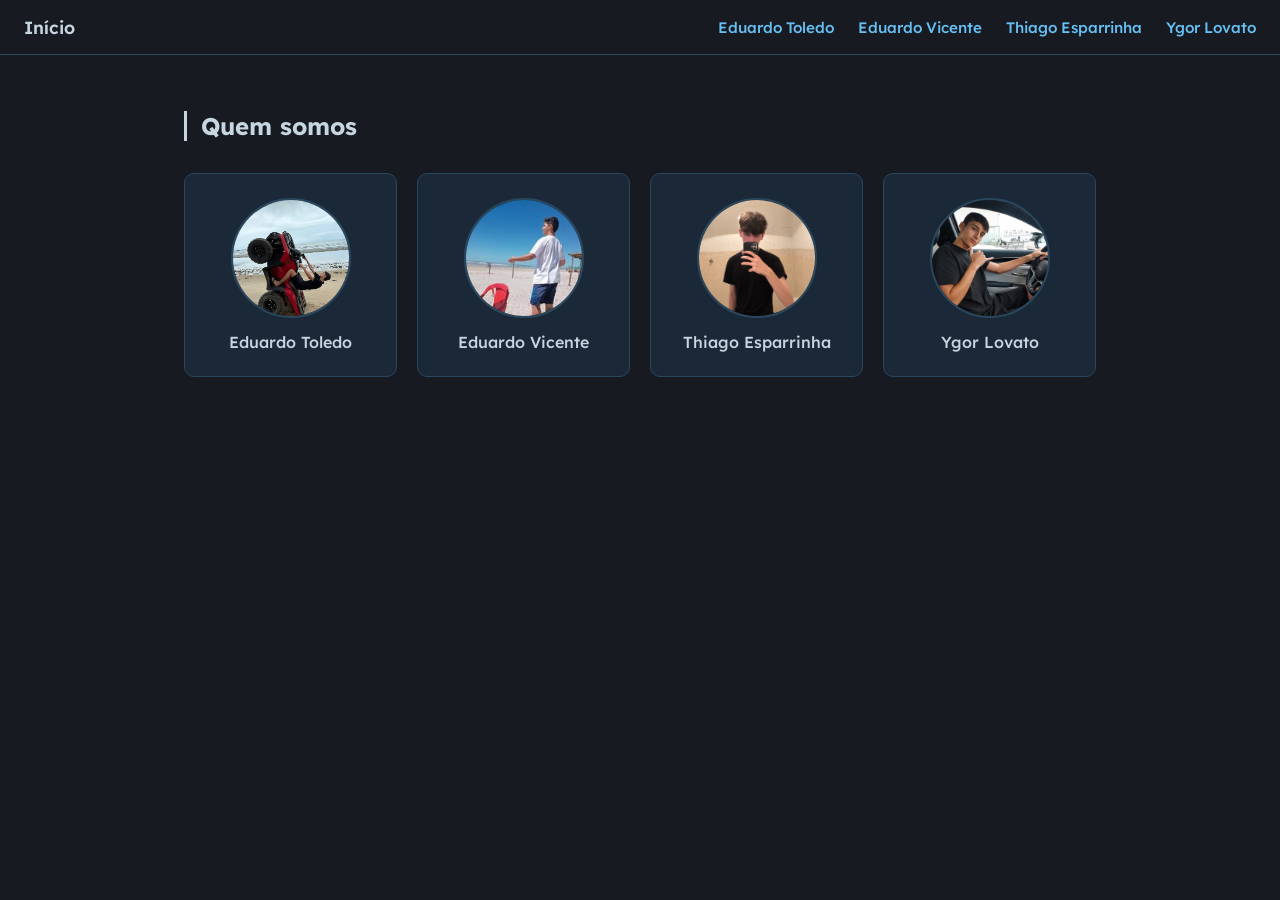
<file: index.html>
<!DOCTYPE html>
<html lang="pt-br">
<head>
    <meta charset="UTF-8">
    <meta name="viewport" content="width=device-width, initial-scale=1.0">
    <title>Início</title>

    <link rel="stylesheet" href="style/variables.css">
    <link rel="stylesheet" href="style/text.css">
    <link rel="stylesheet" href="style/style.css">
</head>
<body>
    <header class="cabecalho">
        <span class="nome-principal">Início</span>
        <nav class="menu-navegacao">
            <a href="eduardoT.html">Eduardo Toledo</a>
            <a href="eduardoV.html">Eduardo Vicente</a>
            <a href="thiago.html">Thiago Esparrinha</a>
            <a href="ygor.html">Ygor Lovato</a>
        </nav>
    </header>

    <main>
        <section class="secao" id="pessoas">
            <h1 class="titulo-secao">Quem somos</h1>

            <div class="grade-pessoas">
                <a class="cartao-pessoa" href="eduardoT.html">
                    <img class="foto-pessoa" src="assets/imgs/Eu.jpg" alt="Foto de Eduardo Toledo">
                    <span class="nome-pessoa">Eduardo Toledo</span>
                </a>

                <a class="cartao-pessoa" href="eduardoV.html">
                    <img class="foto-pessoa" src="assets/imgs/eduardoV/foto.jpg" alt="Foto de Eduardo Vicente">
                    <span class="nome-pessoa">Eduardo Vicente</span>
                </a>

                <a class="cartao-pessoa" href="thiago.html">
                    <img class="foto-pessoa" src="assets/imgs/thiago/279348a3-be25-4a3b-9f90-561f4842aa36.jpg" alt="Foto de Thiago Esparrinha">
                    <span class="nome-pessoa">Thiago Esparrinha</span>
                </a>

                <a class="cartao-pessoa" href="ygor.html">
                    <img class="foto-pessoa" src="assets/imgs/ygor/fotoYgorLindo.jpg" alt="Foto de Ygor Lovato">
                    <span class="nome-pessoa">Ygor Lovato</span>
                </a>
            </div>
        </section>
    </main>
</body>
</html>
</file>
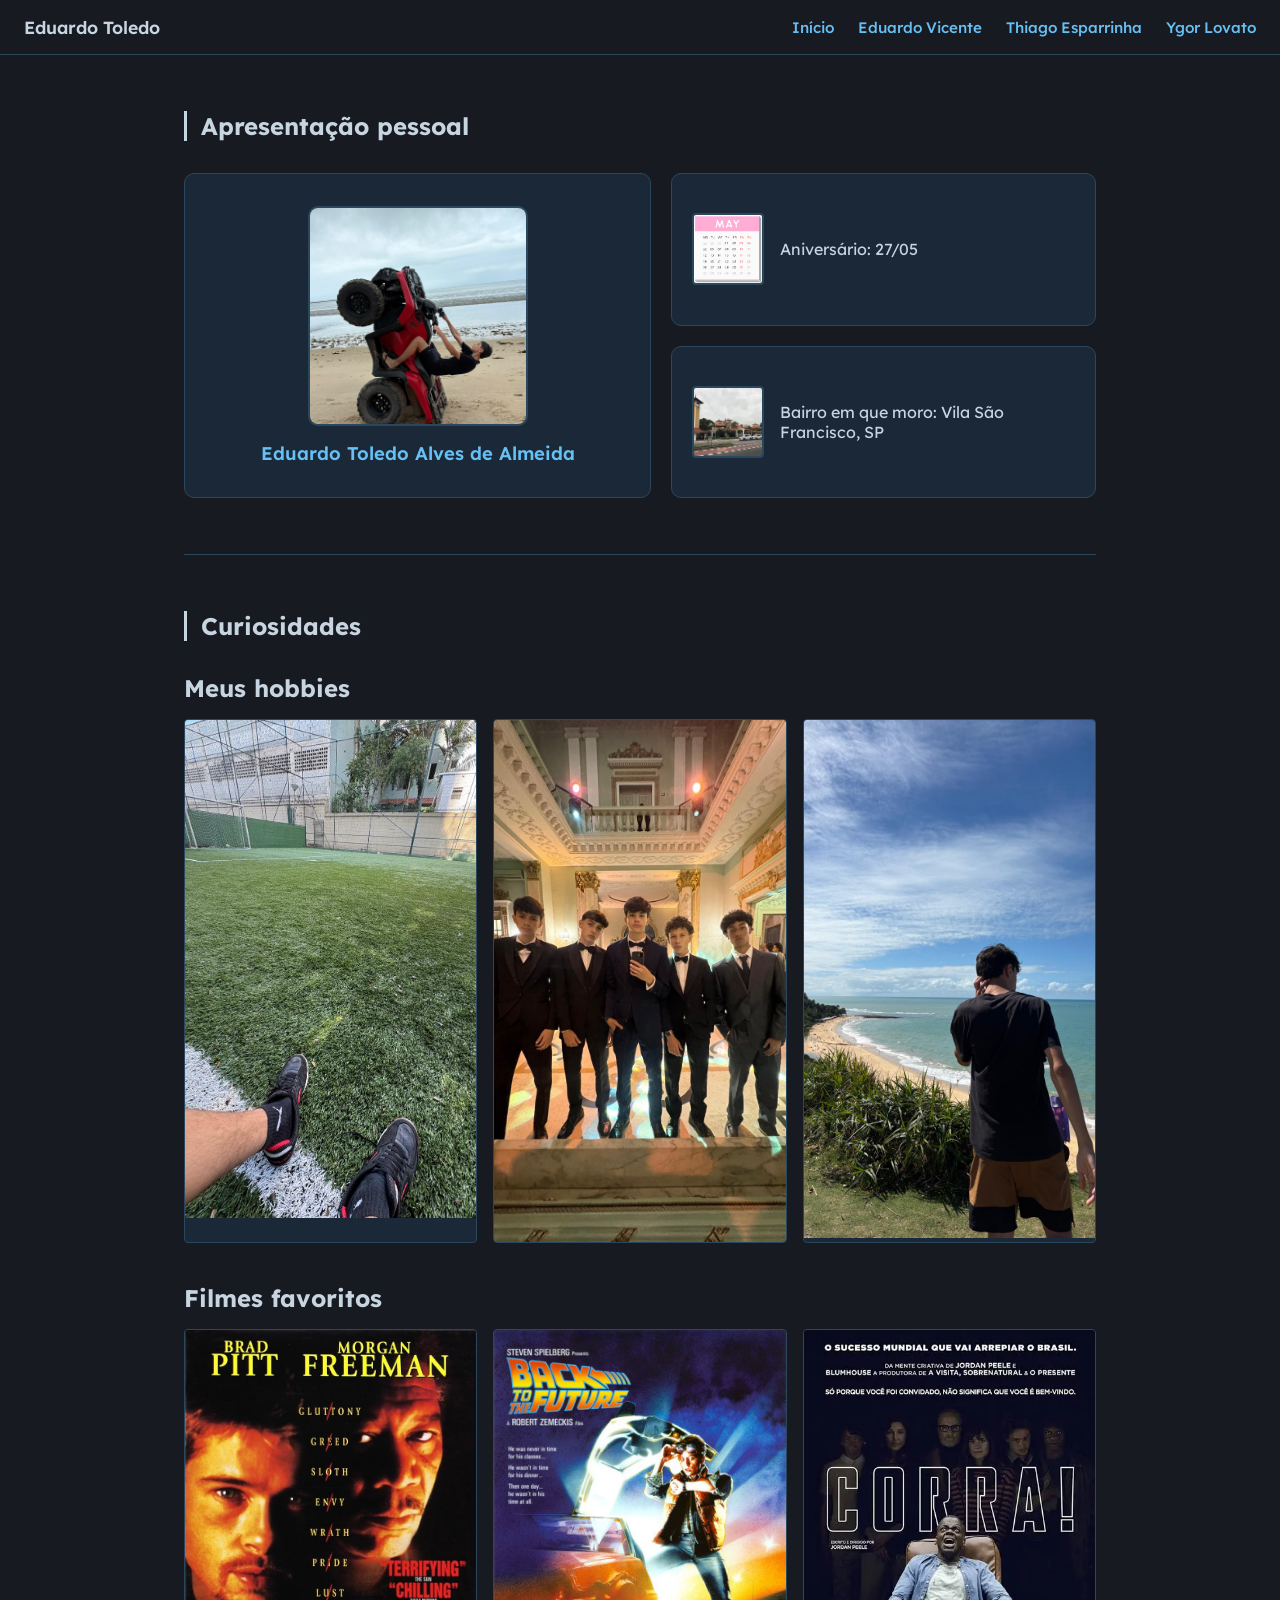
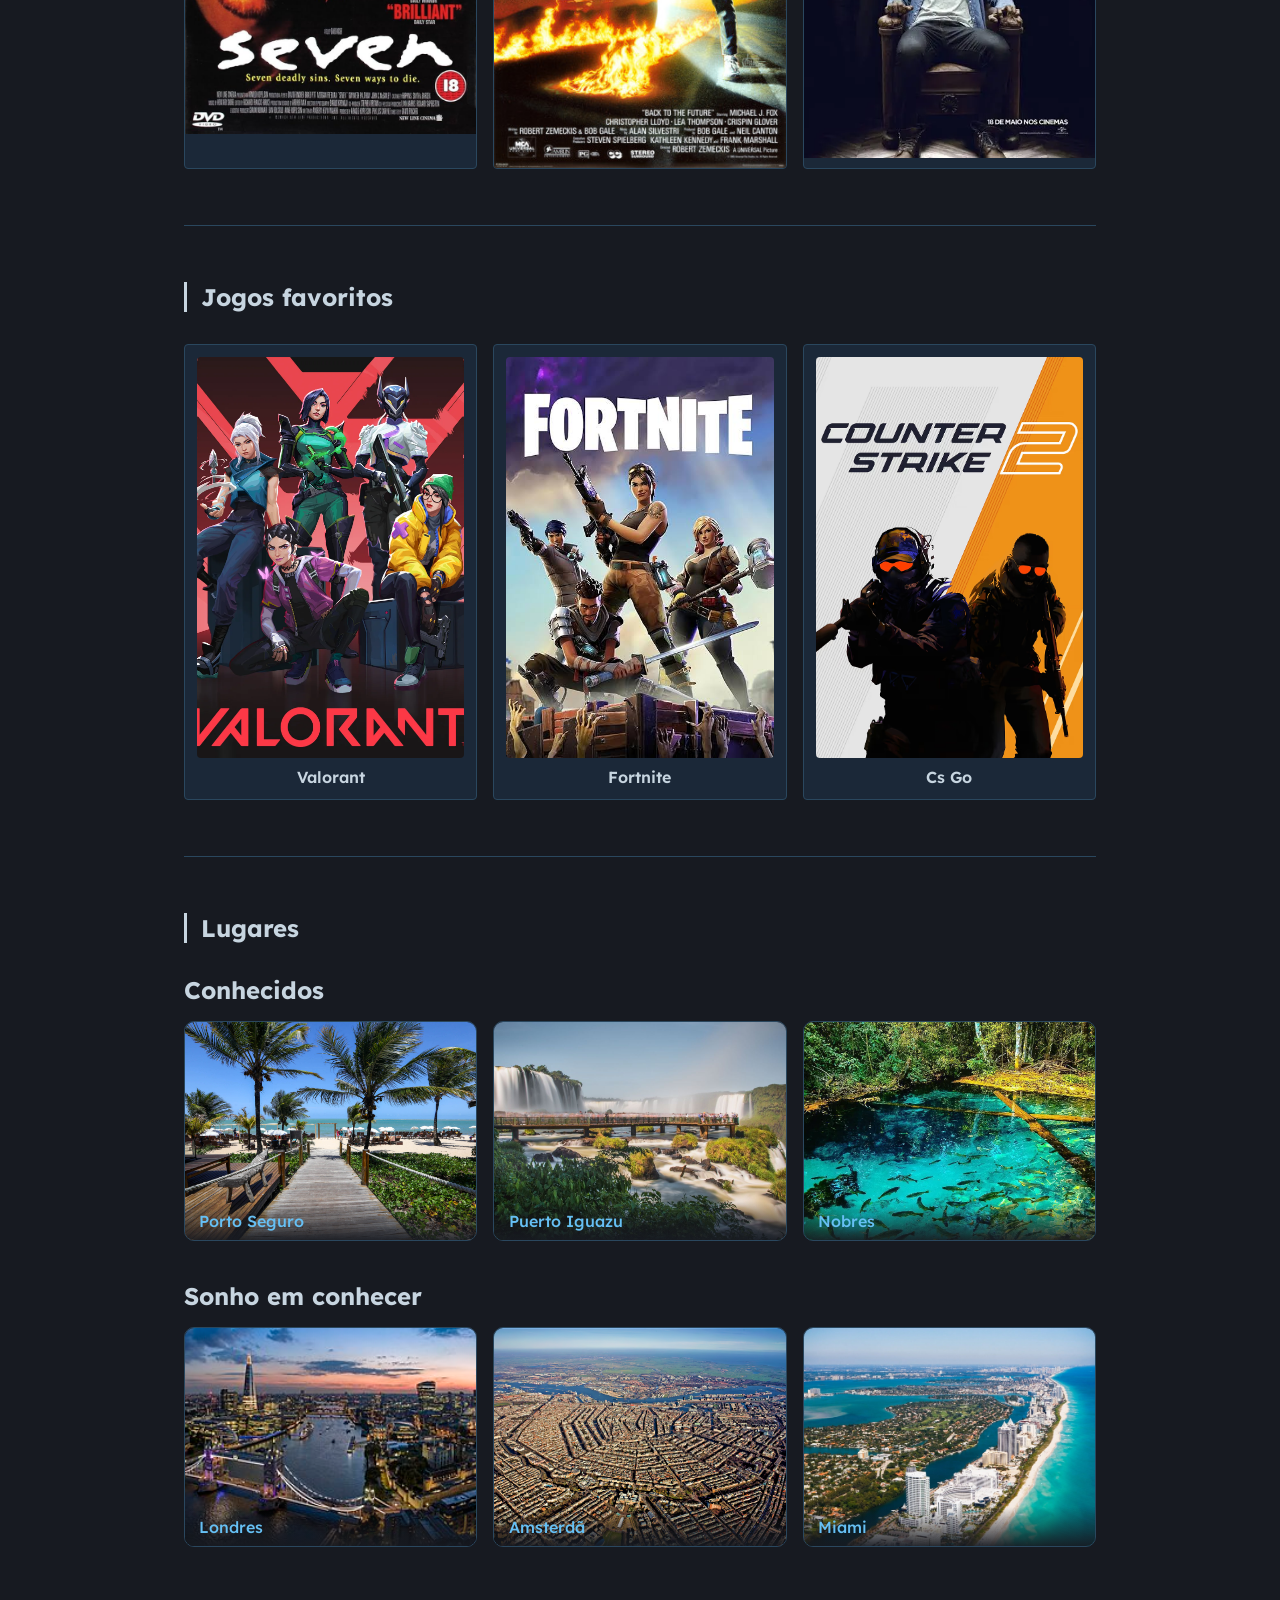
<file: eduardoT.html>
<!DOCTYPE html>
<html lang="pt-br">
<head>
    <meta charset="UTF-8">
    <meta name="viewport" content="width=device-width, initial-scale=1.0">
    <title>Eduardo Toledo</title>

    <link rel="stylesheet" href="style/variables.css">
    <link rel="stylesheet" href="style/text.css">
    <link rel="stylesheet" href="style/style.css">
</head>
<body>
    <header class="cabecalho">
        <span class="nome-principal">Eduardo Toledo</span>
        <nav class="menu-navegacao">
            <a href="index.html">Início</a>
            <a href="eduardoV.html">Eduardo Vicente</a>
            <a href="thiago.html">Thiago Esparrinha</a>
            <a href="ygor.html">Ygor Lovato</a>
        </nav>
    </header>

    <main>
        <section class="secao" id="apresentacao">
            <h1 class="titulo-secao">Apresentação pessoal</h1>

            <div class="grade-apresentacao">
                <article class="cartao cartao-destaque">
                    <img class="imagem-cartao" src="assets/imgs/Eu.jpg" alt="Foto de Eduardo Vicente Bisneto">
                    <span class="texto-cartao">Eduardo Toledo Alves de Almeida</span>
                </article>

                <article class="cartao">
                    <img class="imagem-cartao" src="assets/imgs/image.png" alt="Calendário de maio">
                    <span class="texto-cartao">Aniversário: 27/05</span>
                </article>

                <article class="cartao">
                    <img class="imagem-cartao" src="assets/imgs/colina-de-sao-francisco.jpg" alt="Vila São Francisco, SP">
                    <span class="texto-cartao">Bairro em que moro: Vila São Francisco, SP</span>
                </article>
            </div>
        </section>

        <section class="secao" id="curiosidades">
            <h1 class="titulo-secao">Curiosidades</h1>

            <div class="subsecao">
                <h2 class="titulo-subsecao">Meus hobbies</h2>

                <div class="grade-imagens grade-hobbies">
                    <figure class="moldura-imagem">
                        <img src="assets/imgs/futebol.jpg" alt="Futebol">
                    </figure>

                    <figure class="moldura-imagem">
                        <img src="assets/imgs/amigos.jpg" alt="Amigos">
                    </figure>

                    <figure class="moldura-imagem">
                        <img src="assets/imgs/viagem.jpg" alt="Viajar">
                    </figure>
                </div>
            </div>

            <div class="subsecao">
                <h2 class="titulo-subsecao">Filmes favoritos</h2>

                <div class="grade-imagens grade-filmes">
                    <figure class="moldura-imagem">
                        <img src="assets/imgs/seven.jpg" alt="Seven">
                    </figure>

                    <figure class="moldura-imagem">
                        <img src="assets/imgs/DeVoltaParaoFuturo.jpg" alt="De volta para o futuro">
                    </figure>

                    <figure class="moldura-imagem">
                        <img src="assets/imgs/corra.webp" alt="Corra">
                    </figure>
                </div>
            </div>
        </section>

        <section class="secao" id="jogos">
            <h1 class="titulo-secao">Jogos favoritos</h1>

            <ul class="grade-jogos">
                <li class="cartao-jogo">
                    <img class="imagem-jogo" src="assets/imgs/valorant.webp" alt="Valorant">
                    <b class="nome-jogo">Valorant</b>
                </li>

                <li class="cartao-jogo">
                    <img class="imagem-jogo" src="assets/imgs/fortnite.jpg" alt="Fortnite">
                    <b class="nome-jogo">Fortnite</b>
                </li>

                <li class="cartao-jogo">
                    <img class="imagem-jogo" src="assets/imgs/csGo.avif" alt="Cs Go">
                    <b class="nome-jogo">Cs Go</b>
                </li>
            </ul>
        </section>

        <section class="secao" id="lugares">
            <h1 class="titulo-secao">Lugares</h1>

            <div class="subsecao">
                <h2 class="titulo-subsecao">Conhecidos</h2>
                <ul class="grade-lugares">
                    <li class="cartao-lugar">
                        <img class="imagem-lugar" src="assets/imgs/porto-seguro.jpg" alt="porto seguro">
                        <a class="nome-lugar" href="https://pt.wikipedia.org/wiki/Porto_Seguro" target="_blank" rel="noopener">Porto Seguro</a>
                    </li>

                    <li class="cartao-lugar">
                        <img class="imagem-lugar" src="assets/imgs/puerto Iguazu.jpg" alt="Puerto Iguazu">
                        <a class="nome-lugar" href="https://pt.wikipedia.org/wiki/Porto_Igua%C3%A7u" target="_blank" rel="noopener">Puerto Iguazu</a>
                    </li>

                    <li class="cartao-lugar">
                        <img class="imagem-lugar" src="assets/imgs/nobres.webp" alt="Nobres">
                        <a class="nome-lugar" href="https://pt.wikipedia.org/wiki/Nobres_(Mato_Grosso)" target="_blank" rel="noopener">Nobres</a>
                    </li>
                </ul>
            </div>

            <div class="subsecao">
                <h2 class="titulo-subsecao">Sonho em conhecer</h2>

                <ul class="grade-lugares">
                    <li class="cartao-lugar">
                        <img class="imagem-lugar" src="assets/imgs/londres.jpeg" alt="Londres">
                        <a class="nome-lugar" href="https://pt.wikipedia.org/wiki/Londres" target="_blank" rel="noopener">Londres</a>
                    </li>

                    <li class="cartao-lugar">
                        <img class="imagem-lugar" src="assets/imgs/amsterdã.png" alt="Amsterdã">
                        <a class="nome-lugar" href="https://pt.wikipedia.org/wiki/Amesterd%C3%A3o" target="_blank" rel="noopener">Amsterdã</a>
                    </li>

                    <li class="cartao-lugar">
                        <img class="imagem-lugar" src="assets/imgs/miami.jpg" alt="Miami">
                        <a class="nome-lugar" href="https://pt.wikipedia.org/wiki/Miami" target="_blank" rel="noopener">Miami</a>
                    </li>
                </ul>
            </div>
        </section>
    </main>
</body>
</html>
</file>
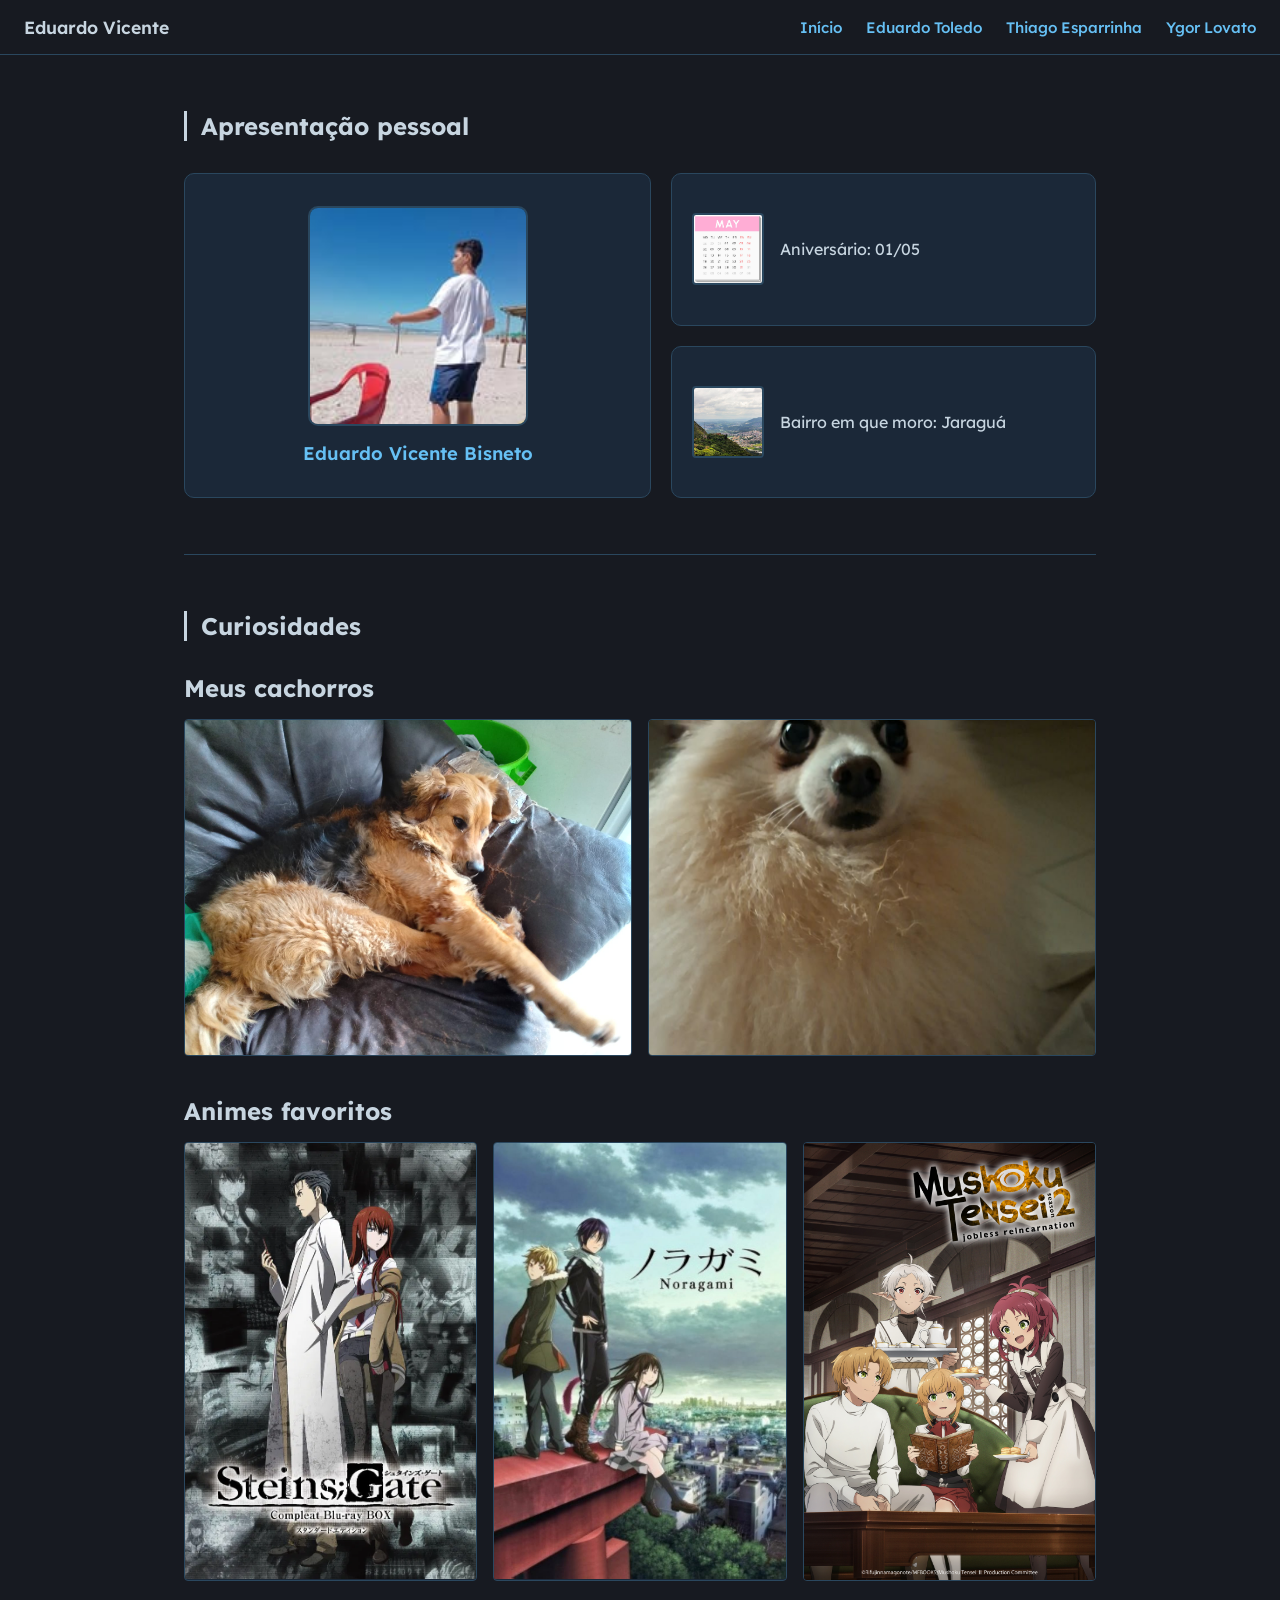
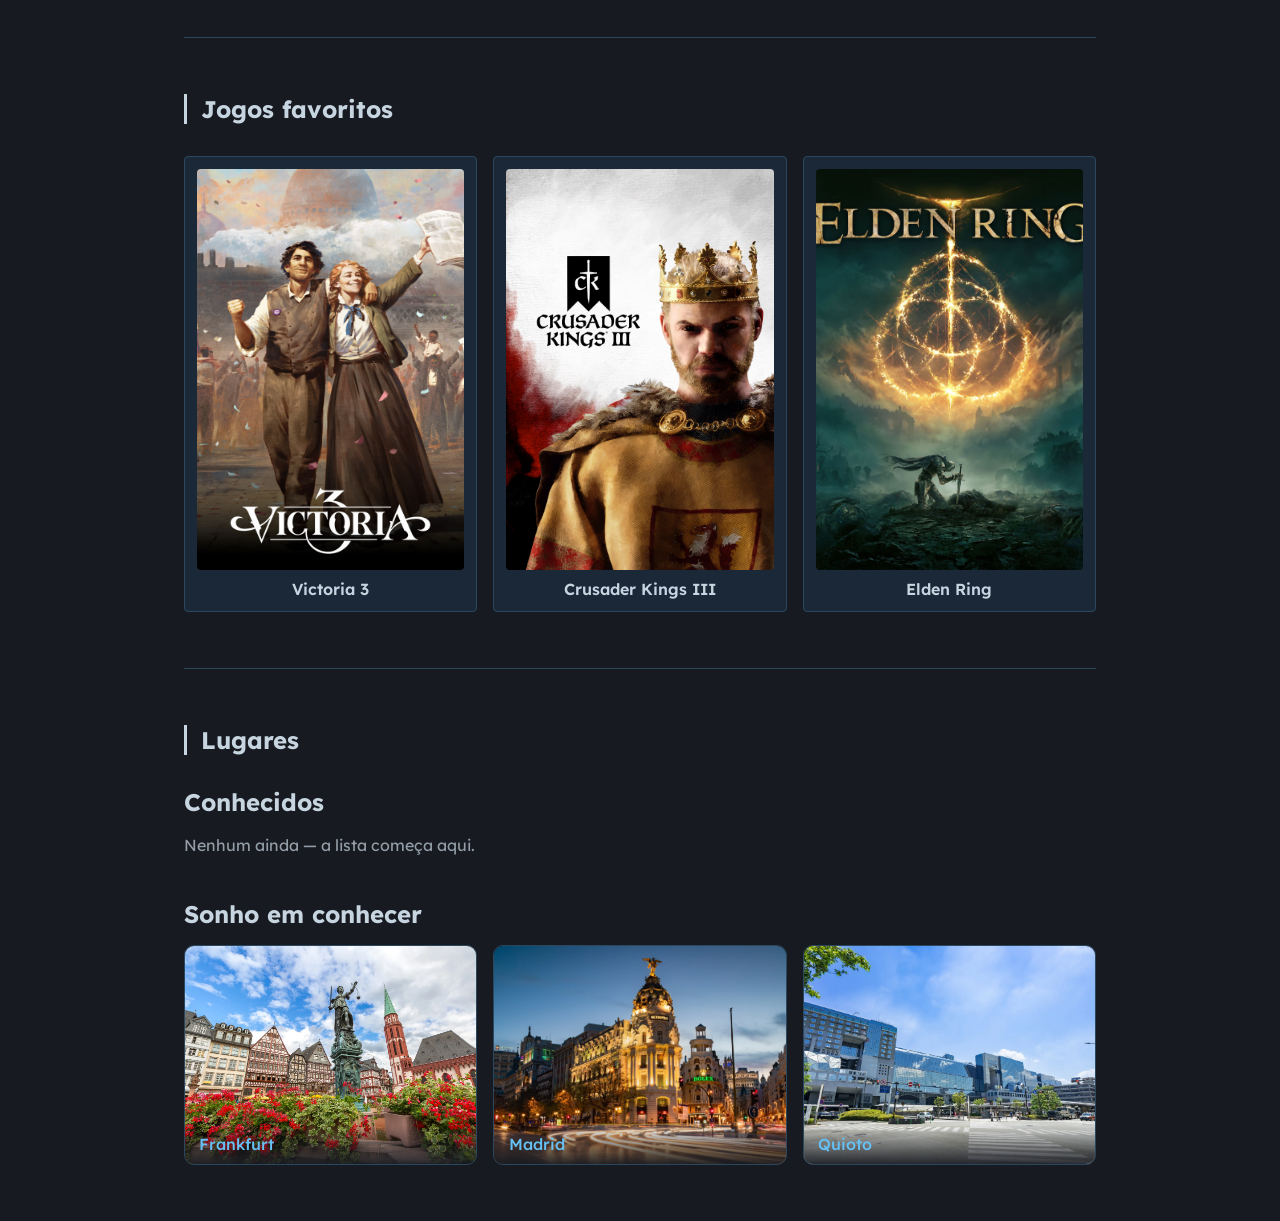
<file: eduardoV.html>
<!DOCTYPE html>
<html lang="pt-br">
<head>
    <meta charset="UTF-8">
    <meta name="viewport" content="width=device-width, initial-scale=1.0">
    <title>Eduardo Vicente</title>

    <link rel="stylesheet" href="style/variables.css">
    <link rel="stylesheet" href="style/text.css">
    <link rel="stylesheet" href="style/style.css">
</head>
<body>
    <header class="cabecalho">
        <span class="nome-principal">Eduardo Vicente</span>
        <nav class="menu-navegacao">
            <a href="index.html">Início</a>
            <a href="eduardoT.html">Eduardo Toledo</a>
            <a href="thiago.html">Thiago Esparrinha</a>
            <a href="ygor.html">Ygor Lovato</a>
        </nav>
    </header>

    <main>
        <section class="secao" id="apresentacao">
            <h1 class="titulo-secao">Apresentação pessoal</h1>

            <div class="grade-apresentacao">
                <article class="cartao cartao-destaque">
                    <img class="imagem-cartao" src="assets/imgs/eduardoV/foto.jpg" alt="Foto de Eduardo Vicente Bisneto">
                    <span class="texto-cartao">Eduardo Vicente Bisneto</span>
                </article>

                <article class="cartao">
                    <img class="imagem-cartao" src="assets/imgs/eduardoV/calendario.png" alt="">
                    <span class="texto-cartao">Aniversário: 01/05</span>
                </article>

                <article class="cartao">
                    <img class="imagem-cartao" src="assets/imgs/eduardoV/lugares/pico_jaragua.jpg" alt="Pico do Jaraguá">
                    <span class="texto-cartao">Bairro em que moro: Jaraguá</span>
                </article>
            </div>
        </section>

        <section class="secao" id="curiosidades">
            <h1 class="titulo-secao">Curiosidades</h1>

            <div class="subsecao">
                <h2 class="titulo-subsecao">Meus cachorros</h2>

                <div class="grade-imagens grade-animais">
                    <figure class="moldura-imagem">
                        <img src="assets/imgs/eduardoV/frango.jpeg" alt="Cachorro Frango">
                    </figure>

                    <figure class="moldura-imagem">
                        <img src="assets/imgs/eduardoV/allay.jpeg" alt="Cachorro Allay">
                    </figure>
                </div>
            </div>

            <div class="subsecao">
                <h2 class="titulo-subsecao">Animes favoritos</h2>

                <div class="grade-imagens grade-animes">
                    <figure class="moldura-imagem">
                        <img src="assets/imgs/eduardoV/animes/steinsgate.jpg" alt="Steins;Gate">
                    </figure>

                    <figure class="moldura-imagem">
                        <img src="assets/imgs/eduardoV/animes/noragami.jpg" alt="Noragami">
                    </figure>

                    <figure class="moldura-imagem">
                        <img src="assets/imgs/eduardoV/animes/mushokutensei.jpg" alt="Mushoku Tensei">
                    </figure>
                </div>
            </div>
        </section>

        <section class="secao" id="jogos">
            <h1 class="titulo-secao">Jogos favoritos</h1>

            <ul class="grade-jogos">
                <li class="cartao-jogo">
                    <img class="imagem-jogo" src="assets/imgs/eduardoV/jogos/victoria_3.jpg" alt="Victoria 3">
                    <b class="nome-jogo">Victoria 3</b>
                </li>

                <li class="cartao-jogo">
                    <img class="imagem-jogo" src="assets/imgs/eduardoV/jogos/crusader_kings_3.jpg" alt="Crusader Kings III">
                    <b class="nome-jogo">Crusader Kings III</b>
                </li>

                <li class="cartao-jogo">
                    <img class="imagem-jogo" src="assets/imgs/eduardoV/jogos/elden_ring.jpg" alt="Elden Ring">
                    <b class="nome-jogo">Elden Ring</b>
                </li>
            </ul>
        </section>

        <section class="secao" id="lugares">
            <h1 class="titulo-secao">Lugares</h1>

            <div class="subsecao">
                <h2 class="titulo-subsecao">Conhecidos</h2>
                <p class="mensagem-vazia">Nenhum ainda — a lista começa aqui.</p>
            </div>

            <div class="subsecao">
                <h2 class="titulo-subsecao">Sonho em conhecer</h2>

                <ul class="grade-lugares">
                    <li class="cartao-lugar">
                        <img class="imagem-lugar" src="assets/imgs/eduardoV/lugares/frankfurt.jpg" alt="Frankfurt">
                        <a class="nome-lugar" href="https://en.wikipedia.org/wiki/Frankfurt" target="_blank" rel="noopener">Frankfurt</a>
                    </li>

                    <li class="cartao-lugar">
                        <img class="imagem-lugar" src="assets/imgs/eduardoV/lugares/madri.jpg" alt="Madrid">
                        <a class="nome-lugar" href="https://en.wikipedia.org/wiki/Madrid" target="_blank" rel="noopener">Madrid</a>
                    </li>

                    <li class="cartao-lugar">
                        <img class="imagem-lugar" src="assets/imgs/eduardoV/lugares/kyoto.jpg" alt="Quioto">
                        <a class="nome-lugar" href="https://en.wikipedia.org/wiki/Kyoto" target="_blank" rel="noopener">Quioto</a>
                    </li>
                </ul>
            </div>
        </section>
    </main>
</body>
</html>
</file>
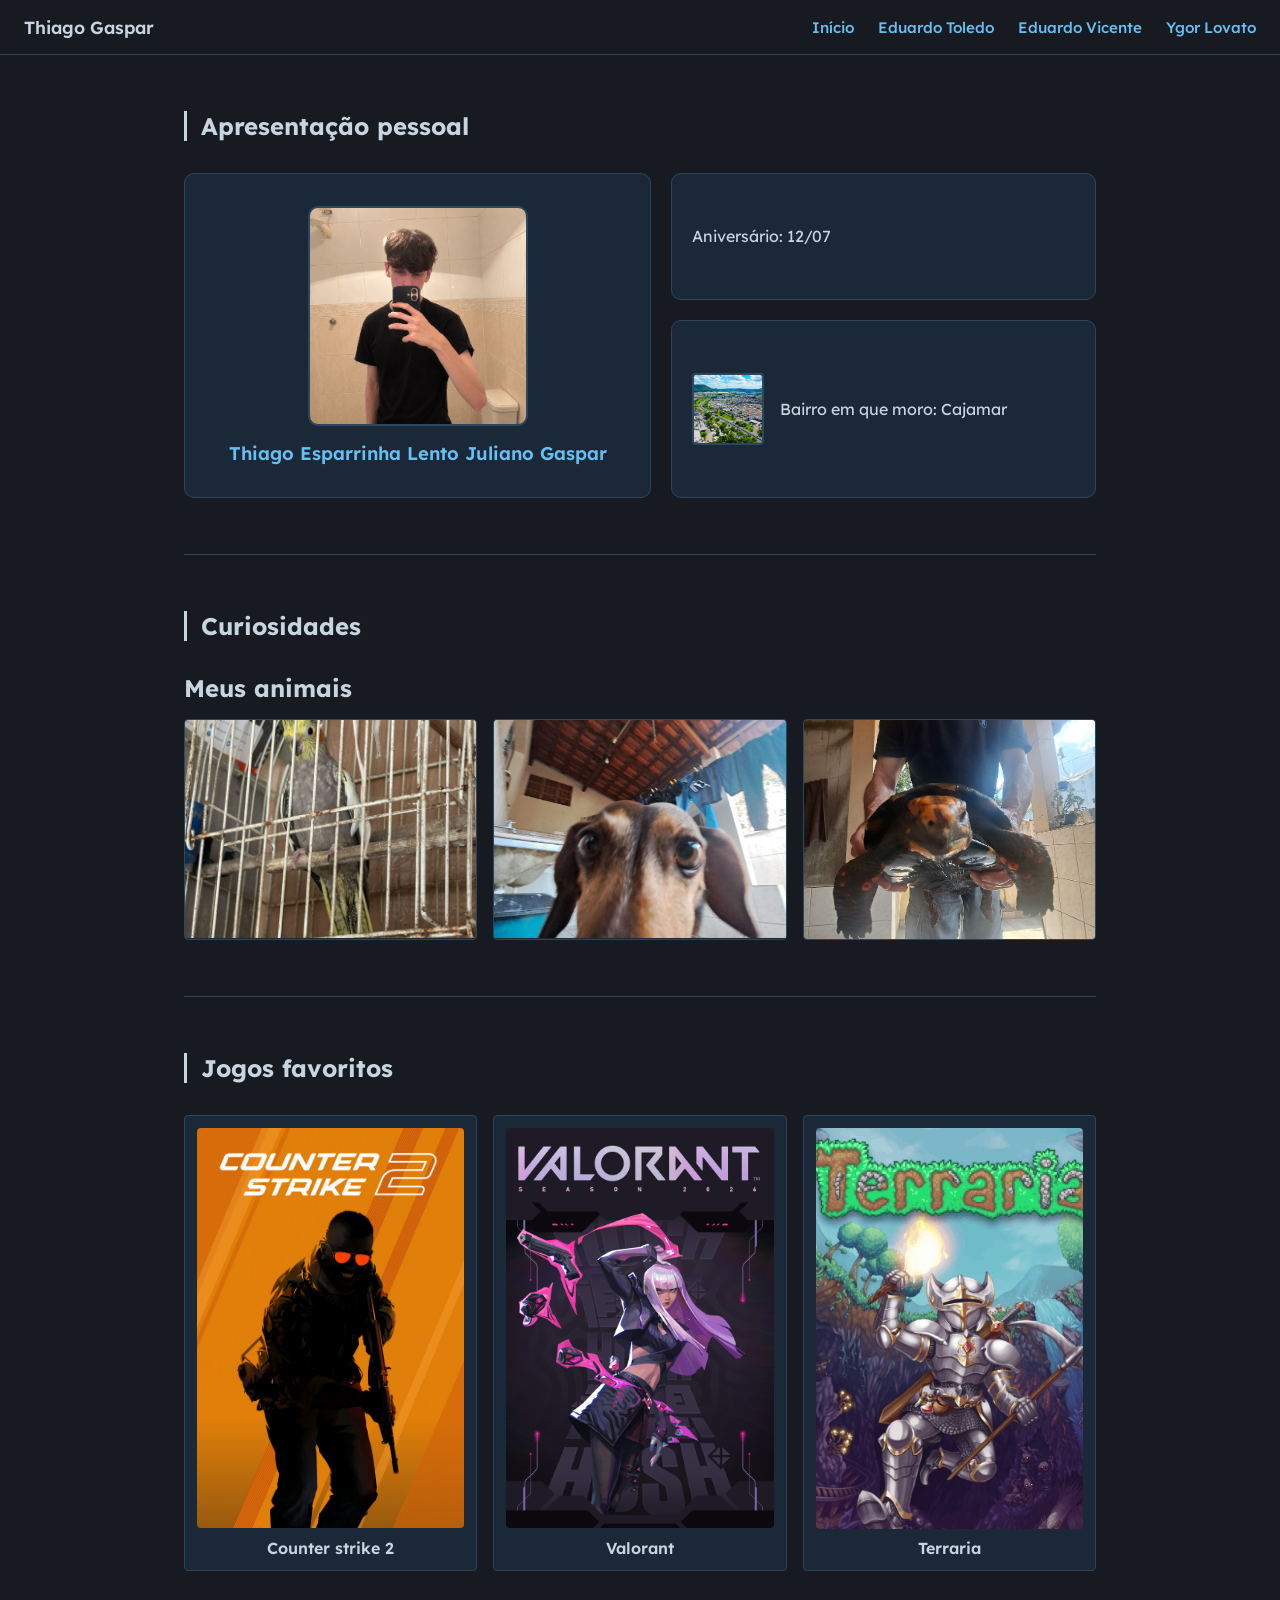
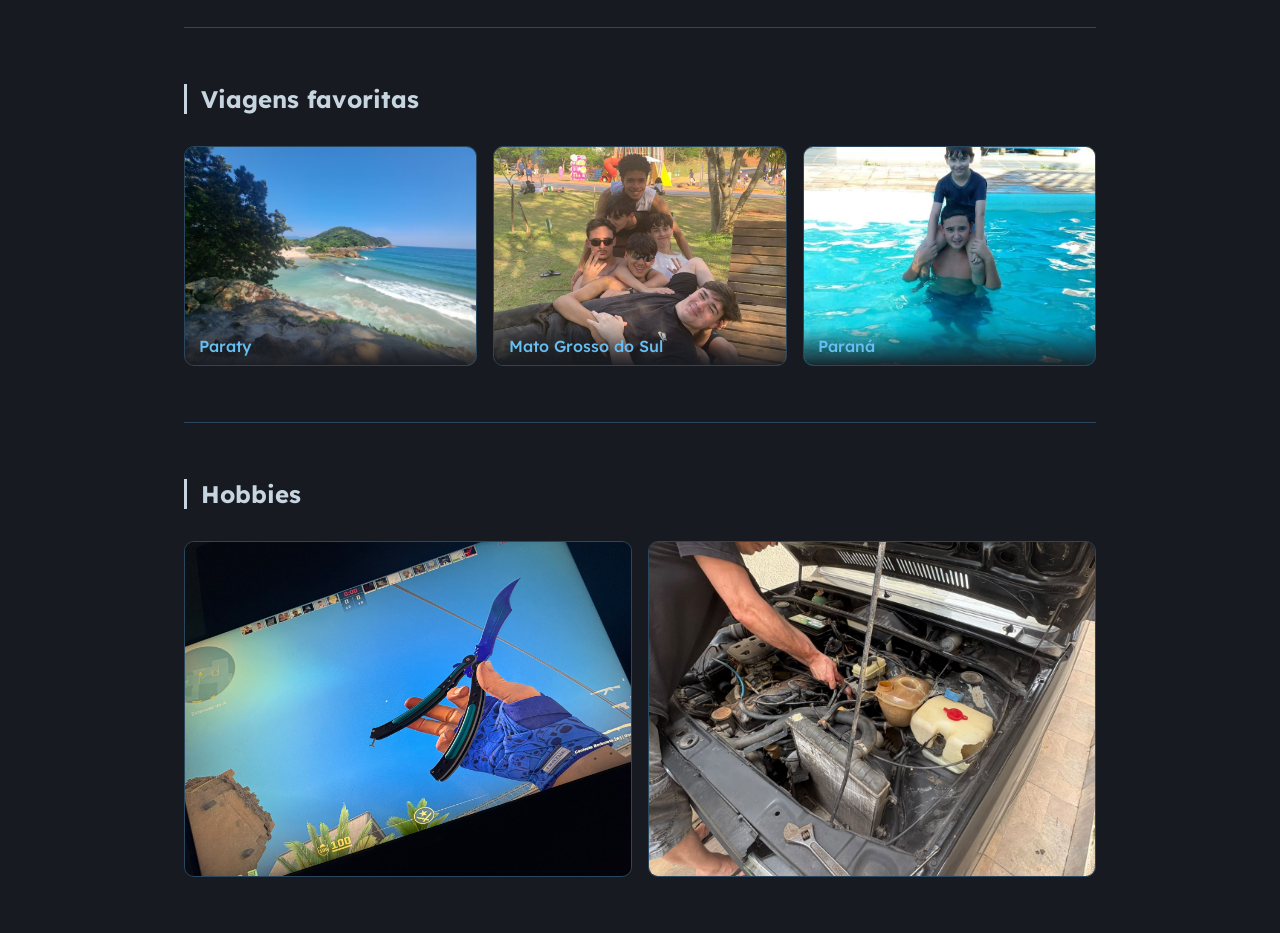
<file: thiago.html>
<!DOCTYPE html>
<html lang="pt-br">
<head>
    <meta charset="UTF-8">
    <meta name="viewport" content="width=device-width, initial-scale=1.0">
    <title>Thiago Gaspar</title>

    <link rel="stylesheet" href="style/variables.css">
    <link rel="stylesheet" href="style/text.css">
    <link rel="stylesheet" href="style/style.css">
</head>
<body>
    <header class="cabecalho">
        <span class="nome-principal">Thiago Gaspar</span>
        <nav class="menu-navegacao">
            <a href="index.html">Início</a>
            <a href="eduardoT.html">Eduardo Toledo</a>
            <a href="eduardoV.html">Eduardo Vicente</a>
            <a href="ygor.html">Ygor Lovato</a>
        </nav>
    </header>

    <main>
        <section class="secao" id="apresentacao">
            <h1 class="titulo-secao">Apresentação pessoal</h1>

            <div class="grade-apresentacao">
                <article class="cartao cartao-destaque">
                    <img class="imagem-cartao" src="assets/imgs/thiago/279348a3-be25-4a3b-9f90-561f4842aa36.jpg" alt="Foto de Thiago Gaspar">
                    <span class="texto-cartao">Thiago Esparrinha Lento Juliano Gaspar</span>
                </article>

                <article class="cartao">
                    <span class="texto-cartao">Aniversário: 12/07</span>
                </article>

                <article class="cartao">
                    <img class="imagem-cartao" src="assets/imgs/thiago/dji_0213-1280x853.jpg" alt="Cajamar">
                    <span class="texto-cartao">Bairro em que moro: Cajamar</span>
                </article>
            </div>
        </section>

        <section class="secao" id="curiosidades">
            <h1 class="titulo-secao">Curiosidades</h1>

            <div class="subsecao">
                <h2 class="titulo-subsecao">Meus animais</h2>

                <div class="grade-imagens grade-animais">
                    <figure class="moldura-imagem">
                        <img src="assets/imgs/thiago/f9573e7b-e52c-4fd7-b150-be327291e890.jpg" alt="Bob">
                    </figure>

                    <figure class="moldura-imagem">
                        <img src="assets/imgs/thiago/b149664e-7735-4eeb-a03c-27a09ed69160.jpg" alt="Nina">
                    </figure>

                    <figure class="moldura-imagem">
                        <img src="assets/imgs/thiago/tata.png" alt="Tata">
                    </figure>
                </div>
            </div>
        </section>

        <section class="secao" id="jogos">
            <h1 class="titulo-secao">Jogos favoritos</h1>

            <ul class="grade-jogos">
                <li class="cartao-jogo">
                    <img class="imagem-jogo" src="assets/imgs/thiago/cs.jpg" alt="Counter strike 2">
                    <b class="nome-jogo">Counter strike 2</b>
                </li>

                <li class="cartao-jogo">
                    <img class="imagem-jogo" src="assets/imgs/thiago/valorant.19aed1bf-e497-497c-8140-1e0c100cba49" alt="Valorant">
                    <b class="nome-jogo">Valorant</b>
                </li>

                <li class="cartao-jogo">
                    <img class="imagem-jogo" src="assets/imgs/thiago/terraria.png" alt="Terraria">
                    <b class="nome-jogo">Terraria</b>
                </li>
            </ul>
        </section>

        <section class="secao" id="lugares">
            <h1 class="titulo-secao">Viagens favoritas</h1>

            <div class="subsecao">

                <ul class="grade-lugares">
                    <li class="cartao-lugar">
                        <img class="imagem-lugar" src="assets/imgs/thiago/d5904e25-a6d1-4319-9502-662573549087.jpg" alt="Paraty">
                        <a class="nome-lugar" href="https://en.wikipedia.org/wiki/Frankfurt" target="_blank" rel="noopener">Paraty</a>
                    </li>

                    <li class="cartao-lugar">
                        <img class="imagem-lugar" src="assets/imgs/thiago/5f3ecb32-a4cf-4487-bb93-30f5034ba468.jpg" alt="Mato Grosso do Sul">
                        <a class="nome-lugar" href="https://en.wikipedia.org/wiki/Madrid" target="_blank" rel="noopener">Mato Grosso do Sul</a>
                    </li>

                    <li class="cartao-lugar">
                        <img class="imagem-lugar" src="assets/imgs/thiago/af5819eb-16b6-4401-b82e-3bc80eb3a0cc.jpg" alt="Paraná">
                        <a class="nome-lugar" href="https://en.wikipedia.org/wiki/Kyoto" target="_blank" rel="noopener">Paraná</a>
                    </li>
                </ul>
            </div>

        </section>
                <section class="secao" id="lugares">
            <h1 class="titulo-secao">Hobbies</h1>

            <div class="subsecao">

                <ul class="grade-lugares">
                    <li class="cartao-lugar">
                        <img class="imagem-lugar" src="assets/imgs/thiago/d79d0ccf-22f7-4164-9ab3-0fc26feb4a12.jpg" alt="Jogando">
                    </li>

                    <li class="cartao-lugar">
                        <img class="imagem-lugar" src="assets/imgs/thiago/993f75bd-ac4d-4567-a5bb-9fb7592775c7.jpg" alt="Carro">
                    </li>
                </ul>
            </div>
        </section>
    </main>
</body>
</html>
</file>
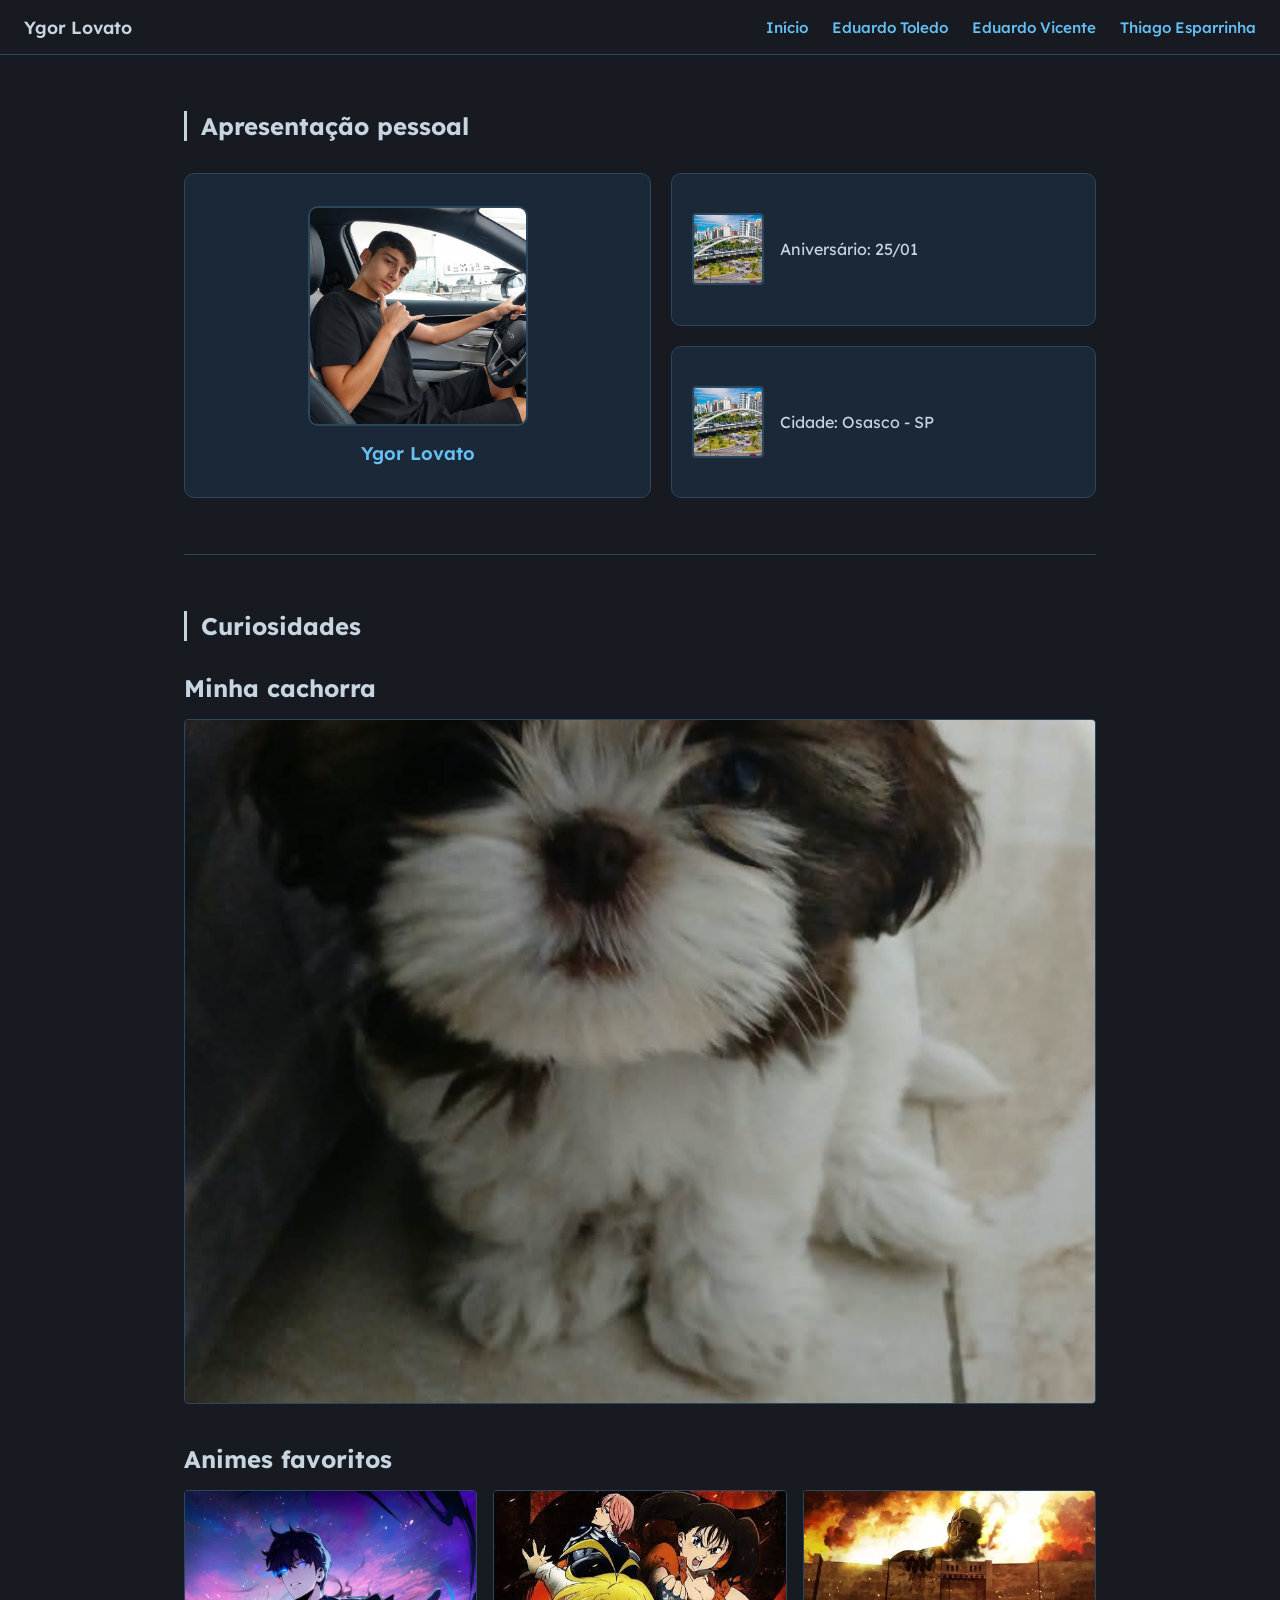
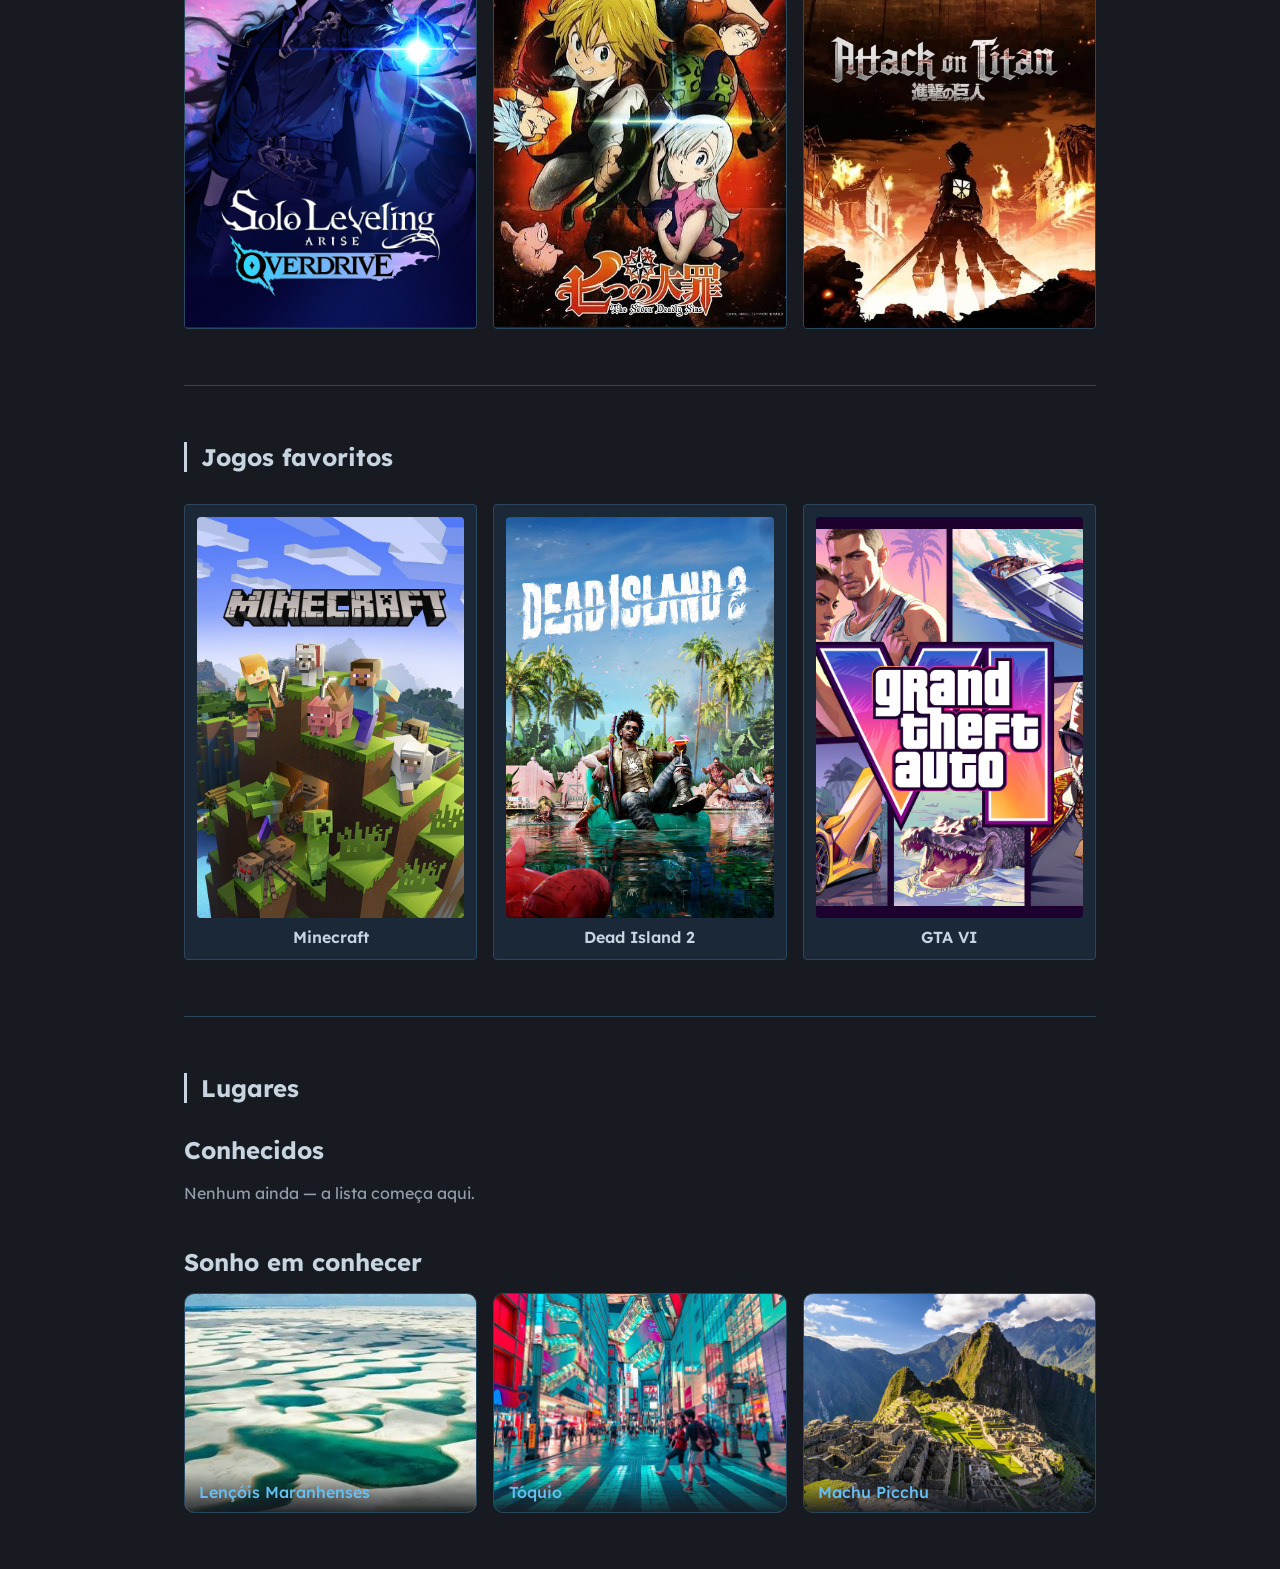
<file: ygor.html>
<!DOCTYPE html>
<html lang="pt-br">
<head>
    <meta charset="UTF-8">
    <meta name="viewport" content="width=device-width, initial-scale=1.0">
    <title>Ygor Lovato</title>

    <link rel="stylesheet" href="style/variables.css">
    <link rel="stylesheet" href="style/text.css">
    <link rel="stylesheet" href="style/style.css">
</head>
<body>
    <header class="cabecalho">
        <span class="nome-principal">Ygor Lovato</span>
        <nav class="menu-navegacao">
            <a href="index.html">Início</a>
            <a href="eduardoT.html">Eduardo Toledo</a>
            <a href="eduardoV.html">Eduardo Vicente</a>
            <a href="thiago.html">Thiago Esparrinha</a>
        </nav>
    </header>

    <main>
        <section class="secao" id="apresentacao">
            <h1 class="titulo-secao">Apresentação pessoal</h1>

            <div class="grade-apresentacao">
                <article class="cartao cartao-destaque">
                    <img class="imagem-cartao" src="assets/imgs/ygor/fotoYgorLindo.jpg" alt="Foto de Ygor Lovato">
                    <span class="texto-cartao">Ygor Lovato</span>
                </article>

                <article class="cartao">
                    <img class="imagem-cartao" src="assets/imgs/ygor/cidade.jpg" alt="">
                    <span class="texto-cartao">Aniversário: 25/01</span>
                </article>

                <article class="cartao">
                    <img class="imagem-cartao" src="assets/imgs/ygor/cidade.jpg" alt="Osasco">
                    <span class="texto-cartao">Cidade: Osasco - SP</span>
                </article>
            </div>
        </section>

        <section class="secao" id="curiosidades">
            <h1 class="titulo-secao">Curiosidades</h1>

            <div class="subsecao">
                <h2 class="titulo-subsecao">Minha cachorra</h2>

                <div class="grade-imagens grade-animais">
                    <figure class="moldura-imagem">
                        <img src="assets/imgs/ygor/luna.jpg" alt="Cachorra Luna">
                    </figure>
                </div>
            </div>

            <div class="subsecao">
                <h2 class="titulo-subsecao">Animes favoritos</h2>

                <div class="grade-imagens grade-animes">
                    <figure class="moldura-imagem">
                        <img src="assets/imgs/ygor/animes/solo_leveling.jpg" alt="Solo Leveling">
                    </figure>

                    <figure class="moldura-imagem">
                        <img src="assets/imgs/ygor/animes/seven_deadly_sins.jpg" alt="7 Pecados Capitais">
                    </figure>

                    <figure class="moldura-imagem">
                        <img src="assets/imgs/ygor/animes/attack_on_titan.jpg" alt="Attack on Titan">
                    </figure>
                </div>
            </div>
        </section>

        <section class="secao" id="jogos">
            <h1 class="titulo-secao">Jogos favoritos</h1>

            <ul class="grade-jogos">
                <li class="cartao-jogo">
                    <img class="imagem-jogo" src="assets/imgs/ygor/jogos/minecraft.jpg" alt="Minecraft">
                    <b class="nome-jogo">Minecraft</b>
                </li>

                <li class="cartao-jogo">
                    <img class="imagem-jogo" src="assets/imgs/ygor/jogos/dead_island_2.jpg" alt="Dead Island 2">
                    <b class="nome-jogo">Dead Island 2</b>
                </li>

                <li class="cartao-jogo">
                    <img class="imagem-jogo" src="assets/imgs/ygor/jogos/gta_vi.jpg" alt="GTA VI">
                    <b class="nome-jogo">GTA VI</b>
                </li>
            </ul>
        </section>

        <section class="secao" id="lugares">
            <h1 class="titulo-secao">Lugares</h1>

            <div class="subsecao">
                <h2 class="titulo-subsecao">Conhecidos</h2>
                <p class="mensagem-vazia">Nenhum ainda — a lista começa aqui.</p>
            </div>

            <div class="subsecao">
                <h2 class="titulo-subsecao">Sonho em conhecer</h2>

                <ul class="grade-lugares">
                    <li class="cartao-lugar">
                        <img class="imagem-lugar" src="assets/imgs/ygor/lugares/lencois.jpg" alt="Lençóis Maranhenses">
                        <a class="nome-lugar" href="https://pt.wikipedia.org/wiki/Parque_Nacional_dos_Len%C3%A7%C3%B3is_Maranhenses" target="_blank" rel="noopener">Lençóis Maranhenses</a>
                    </li>

                    <li class="cartao-lugar">
                        <img class="imagem-lugar" src="assets/imgs/ygor/lugares/toquio.jpg" alt="Tóquio">
                        <a class="nome-lugar" href="https://pt.wikipedia.org/wiki/T%C3%B3quio" target="_blank" rel="noopener">Tóquio</a>
                    </li>

                    <li class="cartao-lugar">
                        <img class="imagem-lugar" src="assets/imgs/ygor/lugares/machu_picchu.jpg" alt="Machu Picchu">
                        <a class="nome-lugar" href="https://pt.wikipedia.org/wiki/Machu_Picchu" target="_blank" rel="noopener">Machu Picchu</a>
                    </li>
                </ul>
            </div>
        </section>
    </main>
</body>
</html>
</file>
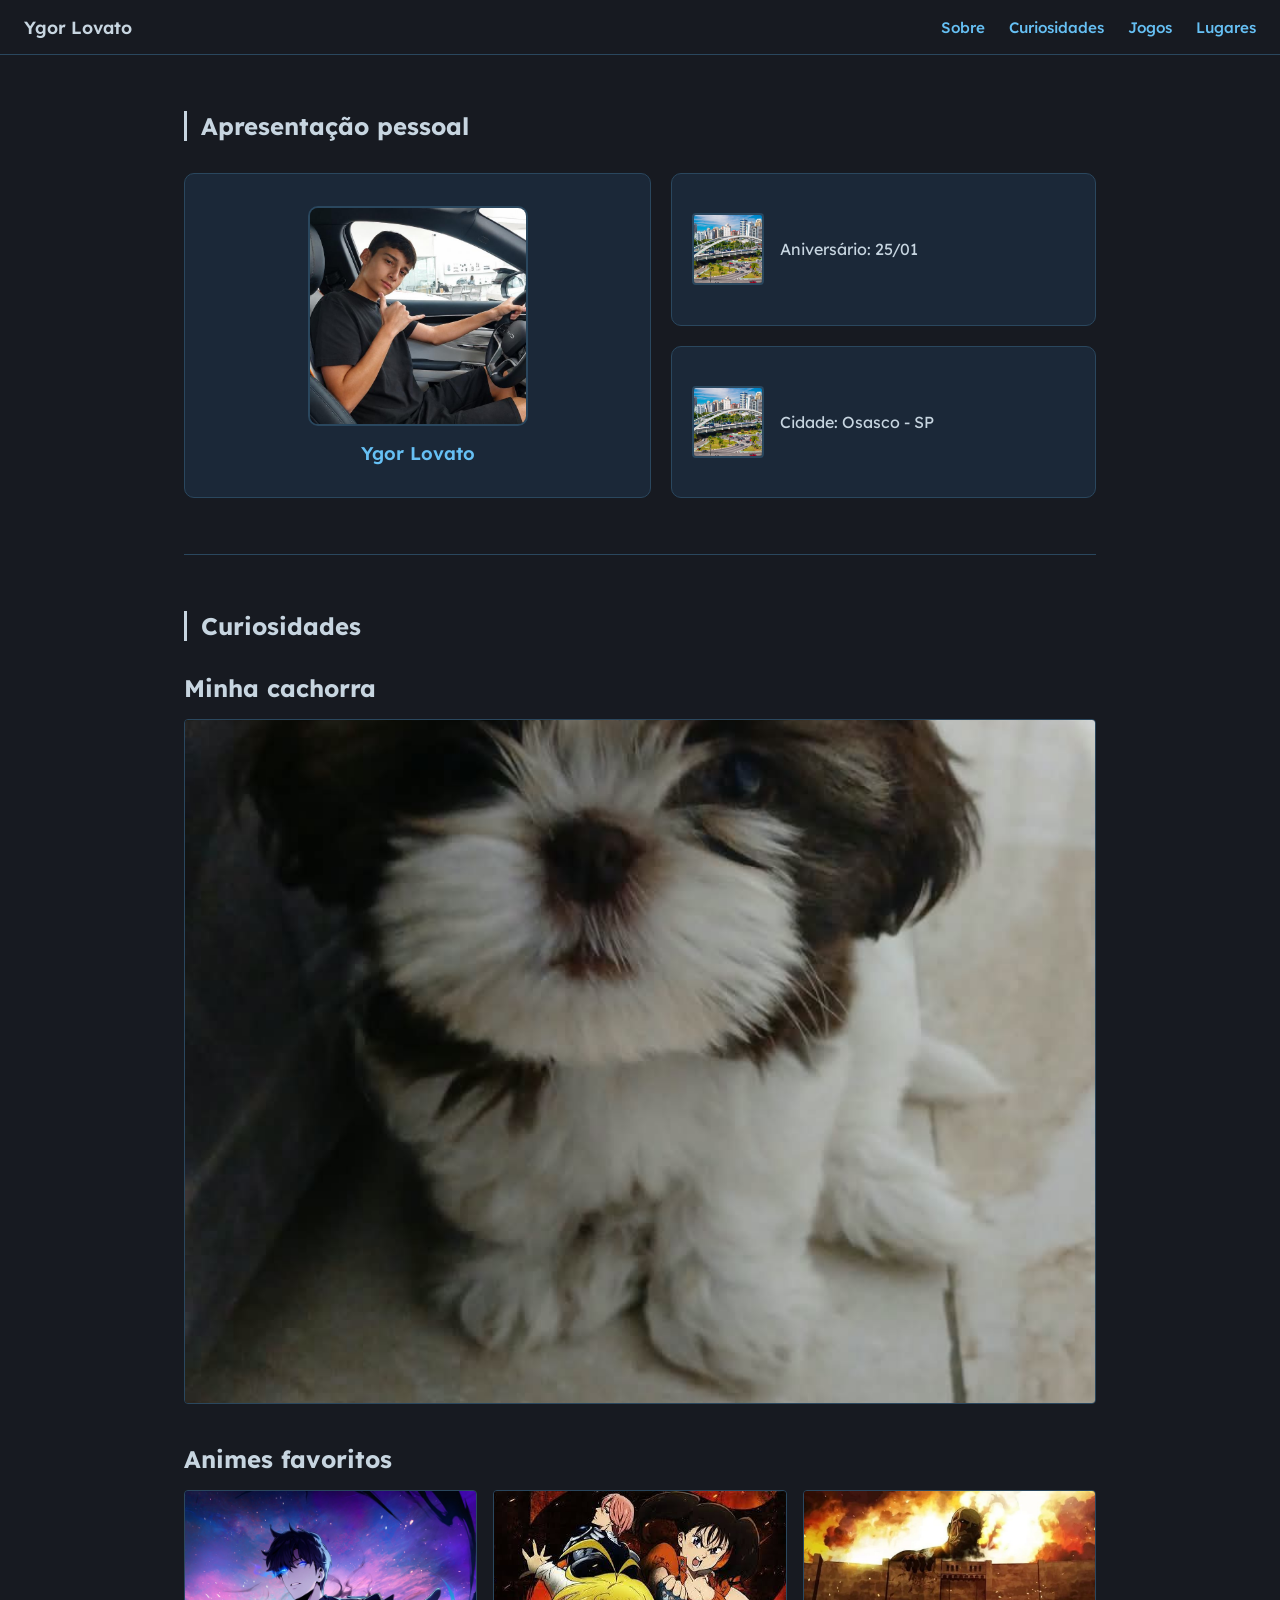
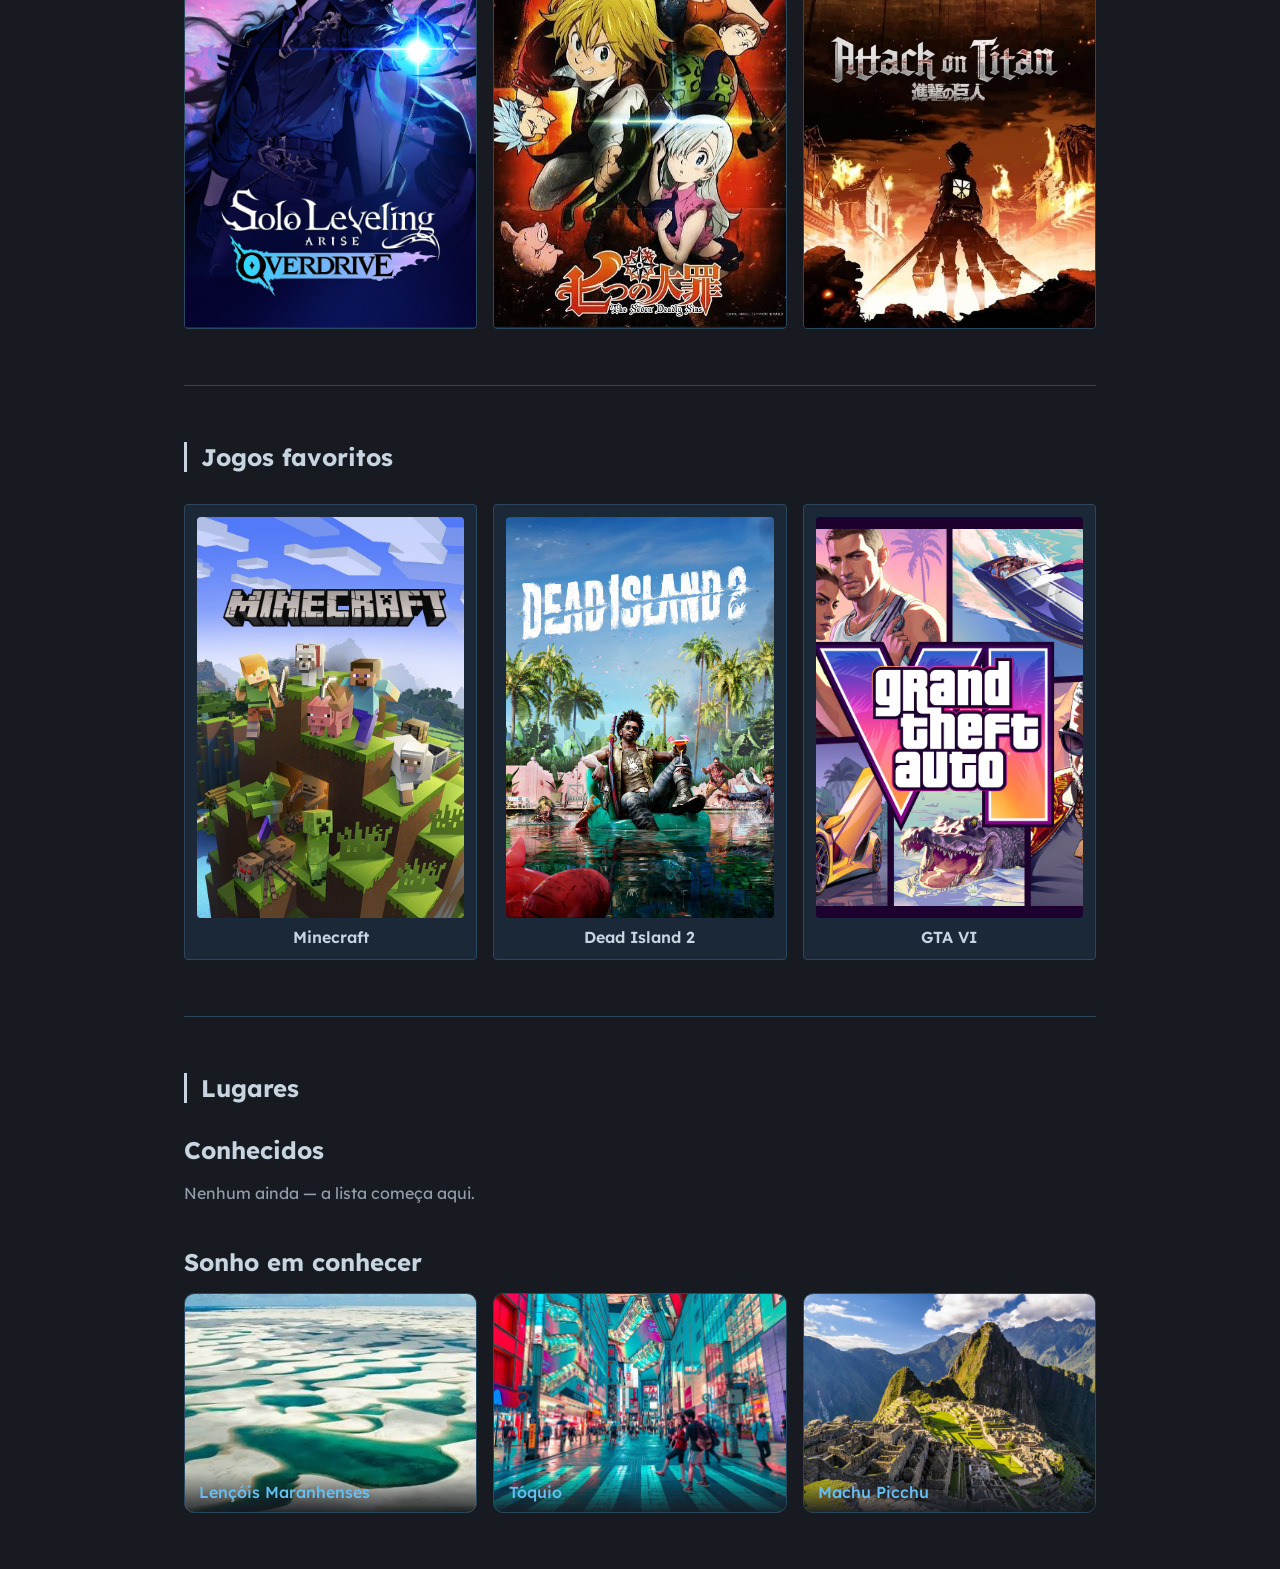
<file: ygorL.html>
<!DOCTYPE html>
<html lang="pt-br">
<head>
    <meta charset="UTF-8">
    <meta name="viewport" content="width=device-width, initial-scale=1.0">
    <title>Ygor Lovato</title>

    <link rel="stylesheet" href="style/variables.css">
    <link rel="stylesheet" href="style/text.css">
    <link rel="stylesheet" href="style/style.css">
</head>
<body>
    <header class="cabecalho">
        <span class="nome-principal">Ygor Lovato</span>
        <nav class="menu-navegacao">
            <a href="#apresentacao">Sobre</a>
            <a href="#curiosidades">Curiosidades</a>
            <a href="#jogos">Jogos</a>
            <a href="#lugares">Lugares</a>
        </nav>
    </header>

    <main>
        <section class="secao" id="apresentacao">
            <h1 class="titulo-secao">Apresentação pessoal</h1>

            <div class="grade-apresentacao">
                <article class="cartao cartao-destaque">
                    <img class="imagem-cartao" src="assets/imgs/ygor/fotoYgorLindo.jpg" alt="Foto de Ygor Lovato">
                    <span class="texto-cartao">Ygor Lovato</span>
                </article>

                <article class="cartao">
                    <img class="imagem-cartao" src="assets/imgs/ygor/cidade.jpg" alt="">
                    <span class="texto-cartao">Aniversário: 25/01</span>
                </article>

                <article class="cartao">
                    <img class="imagem-cartao" src="assets/imgs/ygor/cidade.jpg" alt="Osasco">
                    <span class="texto-cartao">Cidade: Osasco - SP</span>
                </article>
            </div>
        </section>

        <section class="secao" id="curiosidades">
            <h1 class="titulo-secao">Curiosidades</h1>

            <div class="subsecao">
                <h2 class="titulo-subsecao">Minha cachorra</h2>

                <div class="grade-imagens grade-animais">
                    <figure class="moldura-imagem">
                        <img src="assets/imgs/ygor/luna.jpg" alt="Cachorra Luna">
                    </figure>
                </div>
            </div>

            <div class="subsecao">
                <h2 class="titulo-subsecao">Animes favoritos</h2>

                <div class="grade-imagens grade-animes">
                    <figure class="moldura-imagem">
                        <img src="assets/imgs/ygor/animes/solo_leveling.jpg" alt="Solo Leveling">
                    </figure>

                    <figure class="moldura-imagem">
                        <img src="assets/imgs/ygor/animes/seven_deadly_sins.jpg" alt="7 Pecados Capitais">
                    </figure>

                    <figure class="moldura-imagem">
                        <img src="assets/imgs/ygor/animes/attack_on_titan.jpg" alt="Attack on Titan">
                    </figure>
                </div>
            </div>
        </section>

        <section class="secao" id="jogos">
            <h1 class="titulo-secao">Jogos favoritos</h1>

            <ul class="grade-jogos">
                <li class="cartao-jogo">
                    <img class="imagem-jogo" src="assets/imgs/ygor/jogos/minecraft.jpg" alt="Minecraft">
                    <b class="nome-jogo">Minecraft</b>
                </li>

                <li class="cartao-jogo">
                    <img class="imagem-jogo" src="assets/imgs/ygor/jogos/dead_island_2.jpg" alt="Dead Island 2">
                    <b class="nome-jogo">Dead Island 2</b>
                </li>

                <li class="cartao-jogo">
                    <img class="imagem-jogo" src="assets/imgs/ygor/jogos/gta_vi.jpg" alt="GTA VI">
                    <b class="nome-jogo">GTA VI</b>
                </li>
            </ul>
        </section>

        <section class="secao" id="lugares">
            <h1 class="titulo-secao">Lugares</h1>

            <div class="subsecao">
                <h2 class="titulo-subsecao">Conhecidos</h2>
                <p class="mensagem-vazia">Nenhum ainda — a lista começa aqui.</p>
            </div>

            <div class="subsecao">
                <h2 class="titulo-subsecao">Sonho em conhecer</h2>

                <ul class="grade-lugares">
                    <li class="cartao-lugar">
                        <img class="imagem-lugar" src="assets/imgs/ygor/lugares/lencois.jpg" alt="Lençóis Maranhenses">
                        <a class="nome-lugar" href="https://pt.wikipedia.org/wiki/Parque_Nacional_dos_Len%C3%A7%C3%B3is_Maranhenses" target="_blank" rel="noopener">Lençóis Maranhenses</a>
                    </li>

                    <li class="cartao-lugar">
                        <img class="imagem-lugar" src="assets/imgs/ygor/lugares/toquio.jpg" alt="Tóquio">
                        <a class="nome-lugar" href="https://pt.wikipedia.org/wiki/T%C3%B3quio" target="_blank" rel="noopener">Tóquio</a>
                    </li>

                    <li class="cartao-lugar">
                        <img class="imagem-lugar" src="assets/imgs/ygor/lugares/machu_picchu.jpg" alt="Machu Picchu">
                        <a class="nome-lugar" href="https://pt.wikipedia.org/wiki/Machu_Picchu" target="_blank" rel="noopener">Machu Picchu</a>
                    </li>
                </ul>
            </div>
        </section>
    </main>
</body>
</html>
</file>
<file: style/variables.css>
:root {
    --dark-blue: #171A21;
    --deep-blue: #1B2838;
    --grey-blue: #2A475E;
    --light-blue: #66C0F4;
    --grey: #C7D5E0;

    --radius-sm: 4px;
    --radius-md: 10px;
    --border: 1px solid var(--grey-blue);
    --content-width: 960px;
}
</file>
<file: style/text.css>
@import url('https://fonts.googleapis.com/css2?family=Lexend+Deca:wght@300;400;500;600;700&display=swap');

*,
*::before,
*::after {
    font-family: 'Lexend Deca', sans-serif;
    letter-spacing: 0;
    word-spacing: 0;
    box-sizing: border-box;
}

body {
    color: var(--grey);
    font-weight: 400;
}

h1,
h2 {
    margin: 0;
}

.titulo-da-parte {
    font-size: 2rem;
    font-weight: 600;
    color: var(--light-blue);
}

.titulo-pequeno {
    font-size: 1.15rem;
    font-weight: 600;
    color: var(--grey);
}

a {
    color: var(--light-blue);
    text-decoration: none;
    font-weight: 500;
}

a:hover {
    color: #8ed1ff;
}

a:focus-visible {
    outline: 2px solid var(--light-blue);
    outline-offset: 2px;
}

b,
strong {
    color: var(--grey);
    font-weight: 600;
}

p {
    line-height: 1.6;
    max-width: 65ch;
}
</file>
<file: style/style.css>
body {
    margin: 0;
    background: var(--dark-blue);
    min-height: 100vh;
}

main {
    max-width: var(--content-width);
    margin: 0 auto;
    padding: 0 1.5rem;
}

/* Cabecalho */

.cabecalho {
    position: sticky;
    top: 0;
    z-index: 10;
    display: flex;
    align-items: center;
    justify-content: space-between;
    gap: 1rem;
    padding: 1rem 1.5rem;
    background: var(--dark-blue);
    border-bottom: var(--border);
}

.nome-principal {
    font-weight: 600;
    font-size: 1.1rem;
}

.menu-navegacao {
    display: flex;
    gap: 1.5rem;
    flex-wrap: wrap;
}

.menu-navegacao a {
    font-size: 0.95rem;
}

/* Seções */

.secao {
    padding: 3.5rem 0;
    border-bottom: var(--border);
}

.secao:last-of-type {
    border-bottom: none;
}

.titulo-secao {
    margin-bottom: 2rem;
    padding-left: 0.9rem;
    border-left: 3px solid var(--grey);
}

.subsecao {
    margin-bottom: 2.5rem;
}

.subsecao:last-child {
    margin-bottom: 0;
}

.titulo-subsecao {
    margin-bottom: 1rem;
}

/* Apresentacao pessoal */

.grade-apresentacao {
    display: grid;
    grid-template-columns: 1.1fr 1fr;
    gap: 1.25rem;
}

.cartao {
    background: var(--deep-blue);
    border: var(--border);
    border-radius: var(--radius-md);
    padding: 1.25rem;
    display: flex;
    align-items: center;
    gap: 1rem;
}

.cartao:hover {
    border-color: var(--light-blue);
}

.cartao-destaque {
    grid-row: span 2;
    flex-direction: column;
    justify-content: center;
    text-align: center;
    padding: 2rem 1.25rem;
}

.imagem-cartao {
    display: block;
    border-radius: var(--radius-md);
    border: 2px solid var(--grey-blue);
    object-fit: cover;
}

.cartao-destaque .imagem-cartao {
    width: 100%;
    max-width: 220px;
    aspect-ratio: 1 / 1;
}

.cartao:not(.cartao-destaque) .imagem-cartao {
    width: 72px;
    height: 72px;
    border-radius: var(--radius-sm);
    flex-shrink: 0;
}

.cartao-destaque .texto-cartao {
    font-size: 1.15rem;
    font-weight: 600;
    color: var(--light-blue);
}

/* Pagina inicial */

.grade-pessoas {
    display: flex;
    flex-wrap: wrap;
    gap: 1.25rem;
}

.cartao-pessoa {
    flex: 1 1 180px;
    display: flex;
    flex-direction: column;
    align-items: center;
    gap: 0.9rem;
    padding: 1.5rem 1rem;
    background: var(--deep-blue);
    border: var(--border);
    border-radius: var(--radius-md);
    text-align: center;
    transition: border-color 0.2s ease, transform 0.2s ease;
}

.cartao-pessoa:hover {
    border-color: var(--light-blue);
    transform: translateY(-3px);
}

.foto-pessoa {
    width: 120px;
    height: 120px;
    border-radius: 50%;
    object-fit: cover;
    border: 2px solid var(--grey-blue);
}

.nome-pessoa {
    font-size: 1rem;
    font-weight: 500;
    color: var(--grey);
}

/* Curiosidades */

.grade-imagens {
    display: grid;
    gap: 1rem;
}

.grade-animais {
    grid-template-columns: repeat(auto-fit, minmax(260px, 1fr));
}

.grade-hobbies {
    grid-template-columns: repeat(auto-fit, minmax(260px, 1fr));
}

.grade-animes {
    grid-template-columns: repeat(auto-fit, minmax(160px, 1fr));
}

.grade-filmes {
    grid-template-columns: repeat(auto-fit, minmax(160px, 1fr));
}
.moldura-imagem {
    margin: 0;
    overflow: hidden;
    border-radius: var(--radius-sm);
    border: var(--border);
    background: var(--deep-blue);
    transition: border-color 0.2s ease, transform 0.2s ease;
}

.moldura-imagem:hover {
    border-color: var(--light-blue);
    transform: translateY(-3px);
}

.moldura-imagem img {
    display: block;
    width: 100%;
}

.grade-animais .moldura-imagem img {
    aspect-ratio: 4 / 3;
    object-fit: cover;
}

.grade-animes .moldura-imagem img {
    aspect-ratio: 2 / 3;
    object-fit: cover;
}

/* Jogos favoritos */

.grade-jogos {
    list-style: none;
    margin: 0;
    padding: 0;
    display: grid;
    grid-template-columns: repeat(auto-fit, minmax(140px, 1fr));
    gap: 1rem;
}

.cartao-jogo {
    display: flex;
    flex-direction: column;
    align-items: center;
    gap: 0.6rem;
    padding: 0.75rem;
    background: var(--deep-blue);
    border: var(--border);
    border-radius: var(--radius-sm);
    text-align: center;
    transition: border-color 0.2s ease;
}

.cartao-jogo:hover {
    border-color: var(--light-blue);
}

.imagem-jogo {
    width: 100%;
    aspect-ratio: 2 / 3;
    object-fit: cover;
    border-radius: var(--radius-sm);
}

.nome-jogo {
    font-size: 1rem;
}

/* Lugares */

.mensagem-vazia {
    opacity: 0.7;
    margin: 0;
}

.grade-lugares {
    list-style: none;
    margin: 0;
    padding: 0;
    display: grid;
    grid-template-columns: repeat(auto-fit, minmax(200px, 1fr));
    gap: 1rem;
}

.cartao-lugar {
    position: relative;
    border-radius: var(--radius-md);
    overflow: hidden;
    border: var(--border);
    aspect-ratio: 4 / 3;
}

.imagem-lugar {
    width: 100%;
    height: 100%;
    object-fit: cover;
    display: block;
}

.nome-lugar {
    position: absolute;
    left: 0;
    right: 0;
    bottom: 0;
    padding: 0.6rem 0.9rem;
    background: linear-gradient(to top, rgba(23, 26, 33, 0.92), rgba(23, 26, 33, 0));
}

.cartao-lugar:hover {
    border-color: var(--grey);
}

/* Responsividade */

@media (max-width: 700px) {
    .cabecalho {
        flex-direction: column;
        align-items: flex-start;
        gap: 0.75rem;
    }

    .grade-apresentacao {
        grid-template-columns: 1fr;
    }

    .cartao-destaque {
        grid-row: auto;
    }

    .cartao-pessoa {
        flex: 1 1 140px;
    }
}

@media (prefers-reduced-motion: reduce) {
    .moldura-imagem,
    .cartao-jogo {
        transition: none;
    }
}
</file>
